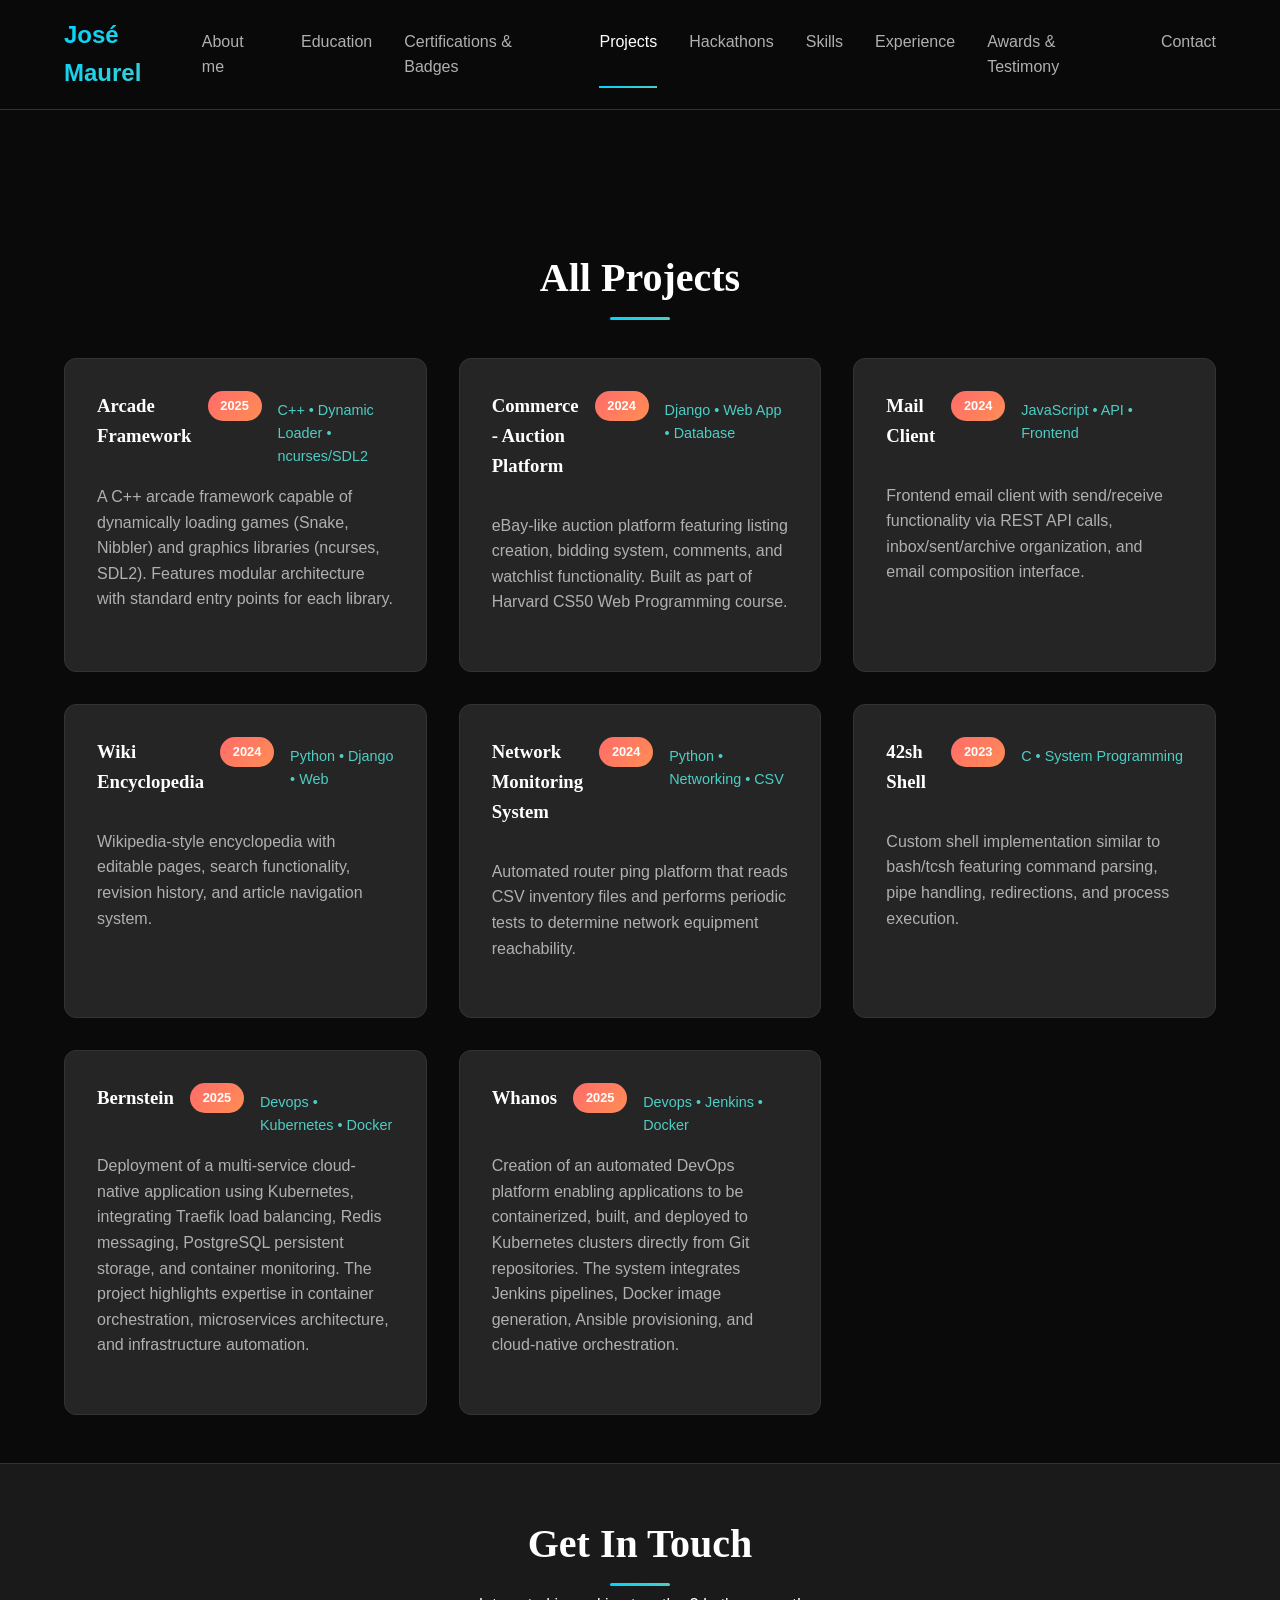
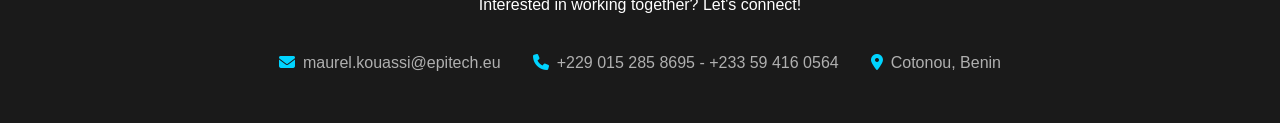
<file: projects.html>
<!DOCTYPE html>
<html lang="en">
<head>
    <meta charset="UTF-8">
    <meta name="viewport" content="width=device-width, initial-scale=1.0">

    <!-- Primary SEO -->
    <title>Projects – José Maurel KOUASSI | DevOps & Software Development Portfolio</title>
    <meta name="description" content="Explore all software and DevOps projects by José Maurel KOUASSI, including an Arcade Framework in C++, an auction platform in Django, a blockchain web app, and more.">
    <meta name="keywords" content="José Maurel KOUASSI, Projects, Arcade Framework, Django, Blockchain, DevOps, C++, JavaScript, Portfolio">
    <meta name="author" content="José Maurel KOUASSI">
    <meta name="robots" content="index, follow">
    <link rel="canonical" href="https://maurelk.github.io/.dev/projects.html">

    <!-- Open Graph -->
    <meta property="og:type" content="website">
    <meta property="og:title" content="Projects – José Maurel KOUASSI | DevOps & Software Development Portfolio">
    <meta property="og:description" content="Explore all software and DevOps projects by José Maurel KOUASSI, including an Arcade Framework in C++, an auction platform in Django, a blockchain web app, and more.">
    <meta property="og:url" content="https://maurelk.github.io/.dev/projects.html">
    <meta property="og:image" content="https://maurelk.github.io/.dev/IMAGE.jpg">
    <meta property="og:site_name" content="José Maurel KOUASSI – Portfolio">
    <meta property="og:locale" content="en_US">

    <!-- Twitter Card -->
    <meta name="twitter:card" content="summary_large_image">
    <meta name="twitter:title" content="Projects – José Maurel KOUASSI | DevOps & Software Development Portfolio">
    <meta name="twitter:description" content="Explore all software and DevOps projects by José Maurel KOUASSI, including an Arcade Framework in C++, an auction platform in Django, a blockchain web app, and more.">
    <meta name="twitter:image" content="https://maurelk.github.io/.dev/IMAGE.jpg">

    <link rel="stylesheet" href="https://cdnjs.cloudflare.com/ajax/libs/font-awesome/6.4.2/css/all.min.css">
    <link rel="stylesheet" href="style.css">
</head>
<body>
    <header>
      <div class="big_header">
        <a href="index.html#home" class="logo">José Maurel</a>
        <nav>
            <a href="index.html#about">About me</a>
            <a href="index.html#education">Education</a>
            <a href="index.html#certifications">Certifications & Badges</a>
            <a href="index.html#projects" class="active">Projects</a>
            <a href="index.html#hackathons">Hackathons</a>
            <a href="index.html#skills">Skills</a>
            <a href="index.html#experience">Experience</a>
            <a href="index.html#awards">Awards & Testimony</a>
            <a href="index.html#contact">Contact</a>
        </nav>
        </div>
    </header>

    <main>
        <section class="projects" style="padding-top:3.5rem;">
            <h2>All Projects</h2>
            <div class="projects-grid">
                <article class="project-item">
                    <header class="project-header">
                        <h3>Arcade Framework</h3>
                        <span class="project-year">2025</span>
                        <p class="project-tech">C++ • Dynamic Loader • ncurses/SDL2</p>
                    </header>
                    <p class="project-description">A C++ arcade framework capable of dynamically loading games (Snake, Nibbler) and graphics libraries (ncurses, SDL2). Features modular architecture with standard entry points for each library.</p>
                </article>

                <article class="project-item">
                    <header class="project-header">
                        <h3>Commerce - Auction Platform</h3>
                        <span class="project-year">2024</span>
                        <p class="project-tech">Django • Web App • Database</p>
                    </header>
                    <p class="project-description">eBay-like auction platform featuring listing creation, bidding system, comments, and watchlist functionality. Built as part of Harvard CS50 Web Programming course.</p>
                </article>

                <article class="project-item">
                    <header class="project-header">
                        <h3>Mail Client</h3>
                        <span class="project-year">2024</span>
                        <p class="project-tech">JavaScript • API • Frontend</p>
                    </header>
                    <p class="project-description">Frontend email client with send/receive functionality via REST API calls, inbox/sent/archive organization, and email composition interface.</p>
                </article>

                <article class="project-item">
                    <header class="project-header">
                        <h3>Wiki Encyclopedia</h3>
                        <span class="project-year">2024</span>
                        <p class="project-tech">Python • Django • Web</p>
                    </header>
                    <p class="project-description">Wikipedia-style encyclopedia with editable pages, search functionality, revision history, and article navigation system.</p>
                </article>

                <article class="project-item">
                    <header class="project-header">
                        <h3>Network Monitoring System</h3>
                        <span class="project-year">2024</span>
                        <p class="project-tech">Python • Networking • CSV</p>
                    </header>
                    <p class="project-description">Automated router ping platform that reads CSV inventory files and performs periodic tests to determine network equipment reachability.</p>
                </article>

                <article class="project-item">
                    <header class="project-header">
                        <h3>42sh Shell</h3>
                        <span class="project-year">2023</span>
                        <p class="project-tech">C • System Programming</p>
                    </header>
                    <p class="project-description">Custom shell implementation similar to bash/tcsh featuring command parsing, pipe handling, redirections, and process execution.</p>
                </article>

                <article class="project-item">
                    <header class="project-header">
                        <h3>Bernstein</h3>
                        <span class="project-year">2025</span>
                        <p class="project-tech">Devops • Kubernetes • Docker</p>
                    </header>
                    <p class="project-description">Deployment of a multi-service cloud-native application using Kubernetes, integrating Traefik load balancing, Redis messaging, PostgreSQL persistent storage, and container monitoring. The project highlights expertise in container orchestration, microservices architecture, and infrastructure automation.</p>
                </article>

                <article class="project-item">
                    <header class="project-header">
                        <h3>Whanos</h3>
                        <span class="project-year">2025</span>
                        <p class="project-tech">Devops • Jenkins • Docker</p>
                    </header>
                    <p class="project-description">Creation of an automated DevOps platform enabling applications to be containerized, built, and deployed to Kubernetes clusters directly from Git repositories. The system integrates Jenkins pipelines, Docker image generation, Ansible provisioning, and cloud-native orchestration.</p>
                </article>
            </div>
        </section>
    </main>

    <footer>
        <div class="contact-section">
            <h2>Get In Touch</h2>
            <p>Interested in working together? Let's connect!</p>
            <div class="contact-info">
                <p><i class="fa-solid fa-envelope"></i> maurel.kouassi@epitech.eu</p>
                <p><i class="fa-solid fa-phone"></i> +229 015 285 8695 - +233 59 416 0564</p>
                <p><i class="fa-solid fa-location-dot"></i> Cotonou, Benin</p>
            </div>
        </div>
    </footer>

    <script src="index.js"></script>
</body>
</html>
</file>
<file: style.css>
:root {
            --primary-color: #00d4ff;
            --secondary-color: #ff6b6b;
            --accent-color: #4ecdc4;
            --bg-primary: #0a0a0a;
            --bg-secondary: #1a1a1a;
            --bg-card: #252525;
            --text-primary: #ffffff;
            --text-secondary: #b0b0b0;
            --text-muted: #808080;
            --border-color: #333333;
            --gradient-primary: linear-gradient(135deg, var(--primary-color), var(--accent-color));
            --gradient-secondary: linear-gradient(135deg, var(--secondary-color), #ff8e53);
            --shadow-light: 0 4px 6px rgba(0, 212, 255, 0.1);
            --shadow-medium: 0 8px 25px rgba(0, 0, 0, 0.3);
            --shadow-heavy: 0 15px 35px rgba(0, 0, 0, 0.5);
            --border-radius: 12px;
            --transition: all 0.3s cubic-bezier(0.4, 0, 0.2, 1);
        }

        /* Reset and Base Styles */
        * {
            margin: 0;
            padding: 0;
            box-sizing: border-box;
        }

        html {
            scroll-behavior: smooth;
            font-size: 16px;
        }
        
        body {
            font-family: 'Inter', -apple-system, BlinkMacSystemFont, 'Segoe UI', Roboto, Oxygen, Ubuntu, Cantarell, sans-serif;
            line-height: 1.6;
            color: var(--text-primary);
            background: var(--bg-primary);
            overflow-x: hidden;
        }

        /* Header and Navigation */
        .big_header
         {
            position: sticky;
            top: 0;
            left: 0;
            z-index: 1000;
            width: 100%;
            padding: 1rem 5%;
            background: rgba(10, 10, 10, 0.95);
            backdrop-filter: blur(10px);
            border-bottom: 1px solid var(--border-color);
            display: flex;
            justify-content: space-between;
            align-items: center;
            z-index: 1000;
            transition: var(--transition);
        }

        .logo {
            font-size: 1.5rem;
            font-weight: 700;
            background: var(--gradient-primary);
            -webkit-background-clip: text;
            background-clip: text;
            -webkit-text-fill-color: transparent;
            text-decoration: none;
            transition: var(--transition);
        }

        .logo:hover {
            transform: scale(1.05);
        }

        nav {
            display: flex;
            gap: 2rem;
        }

        nav a {
            text-decoration: none;
            color: var(--text-secondary);
            font-weight: 500;
            transition: var(--transition);
            position: relative;
            padding: 0.5rem 0;
        }

        nav a::after {
            content: '';
            position: absolute;
            bottom: 0;
            left: 0;
            width: 0;
            height: 2px;
            background: var(--gradient-primary);
            transition: var(--transition);
        }

        nav a:hover,
        nav a.active {
            color: var(--text-primary);
        }

        nav a:hover::after,
        nav a.active::after {
            width: 100%;
        }

        /* Main Content */
        main {
            margin-top: 80px;
        }

        section {
            padding: 5rem 5% 3rem;
            max-width: 1400px;
            margin: 0 auto;
        }

        h1, h2, h3 {
            margin-bottom: 1rem;
            font-family: 'Bree Serif', serif;
        }

        h1 {
            font-size: clamp(2.5rem, 5vw, 4rem);
            font-weight: 800;
            line-height: 1.2;
        }

        h2 {
            font-size: clamp(2rem, 4vw, 2.5rem);
            font-weight: 700;
            text-align: center;
            margin-bottom: 3rem;
            position: relative;
        }

        h2::after {
            content: '';
            position: absolute;
            bottom: -10px;
            left: 50%;
            transform: translateX(-50%);
            width: 60px;
            height: 3px;
            background: var(--gradient-primary);
            border-radius: 2px;
        }

        /* About Me Section */
        .about-me {
            min-height: calc(100vh - 80px);
            display: flex;
            align-items: center;
            gap: 4rem;
            padding-top: 2rem;
        }

        .about-me-image {
            flex: 1;
            display: flex;
            justify-content: center;
        }

        .about-me-image img {
            max-width: 100%;
            width: 350px;
            height: auto;
            min-height: 350px;
            border-radius: 50%;
            object-fit: cover;
            border: 4px solid transparent;
            background: var(--gradient-primary);
            padding: 4px;
            transition: var(--transition);
            box-shadow: var(--shadow-medium);
        }

        .about-me-image img:hover {
            transform: scale(1.05);
            box-shadow: var(--shadow-heavy);
        }

        .about-me-content {
            flex: 1.5;
        }

        .about-me-content h1 span {
            background: var(--gradient-primary);
            -webkit-background-clip: text;
            background-clip: text;
            -webkit-text-fill-color: transparent;
        }

        .typing-text {
            font-size: clamp(1.5rem, 3vw, 2rem);
            font-weight: 600;
            margin-bottom: 1.5rem;
        }

        .dynamic-text {
            color: var(--primary-color);
            border-right: 2px solid var(--primary-color);
            animation: blink 1s infinite;
        }

        @keyframes blink {
            0%, 50% { border-color: transparent; }
            51%, 100% { border-color: var(--primary-color); }
        }

        .about-me-content p {
            font-size: 1.1rem;
            color: var(--text-secondary);
            margin-bottom: 2rem;
            line-height: 1.8;
        }

        .social-icons {
            display: flex;
            gap: 1rem;
            margin-bottom: 2rem;
        }

        .social-icons a {
            width: 50px;
            height: 50px;
            border-radius: 50%;
            background: var(--bg-card);
            display: flex;
            align-items: center;
            justify-content: center;
            color: var(--text-secondary);
            font-size: 1.2rem;
            transition: var(--transition);
            border: 1px solid var(--border-color);
        }

        .social-icons a:hover {
            background: var(--gradient-primary);
            color: white;
            transform: translateY(-3px);
            box-shadow: var(--shadow-light);
        }

        .action-buttons {
            display: flex;
            gap: 1rem;
        }

        .btn-primary,
        .btn-secondary {
            padding: 0.8rem 2rem;
            border: none;
            border-radius: var(--border-radius);
            font-weight: 600;
            cursor: pointer;
            transition: var(--transition);
            display: flex;
            align-items: center;
            gap: 0.5rem;
            font-size: 1rem;
        }

        .btn-primary {
            background: var(--gradient-primary);
            color: white;
        }

        .btn-primary:hover {
            transform: translateY(-2px);
            box-shadow: var(--shadow-medium);
        }

        .btn-secondary {
            background: transparent;
            color: var(--text-primary);
            border: 2px solid var(--border-color);
        }

        .btn-secondary:hover {
            border-color: var(--primary-color);
            color: var(--primary-color);
            transform: translateY(-2px);
        }

        /* Card Components */
        .card {
            background: var(--bg-card);
            border-radius: var(--border-radius);
            padding: 2rem;
            border: 1px solid var(--border-color);
            transition: var(--transition);
            height: 100%;
        }

        .card:hover {
            transform: translateY(-5px);
            box-shadow: var(--shadow-medium);
            border-color: var(--primary-color);
        }

        /* Education Section */
        .education-container {
            display: grid;
            grid-template-columns: repeat(3, 1fr);
            gap: 1.6rem;
            align-items: stretch;
        }

        .education-item {
            background: linear-gradient(180deg, rgba(255,255,255,0.02), transparent), var(--bg-card);
            border-radius: calc(var(--border-radius) - 2px);
            padding: 1.6rem;
            border: 1px solid rgba(255,255,255,0.04);
            transition: transform 0.28s ease, box-shadow 0.28s ease;
            display: flex;
            flex-direction: column;
            justify-content: space-between;
            gap: 0.8rem;
            min-height: 180px;
        }

        .education-item:hover {
            transform: translateY(-6px);
            box-shadow: var(--shadow-medium);
            border-color: rgba(0,212,255,0.12);
        }

        .education-item h3 {
            color: var(--text-primary);
            font-size: 1.05rem;
            margin-bottom: 0.25rem;
            line-height: 1.25;
        }

        .institution {
            color: var(--primary-color);
            font-weight: 700;
            margin: 0;
            font-size: 0.95rem;
        }

        .duration {
            color: var(--text-muted);
            font-size: 0.85rem;
        }

        /* Make the education section responsive: 2 columns on medium, 1 on small */
        @media (max-width: 1100px) {
            .education-container { grid-template-columns: repeat(2, 1fr); }
        }

        @media (max-width: 768px) {
            .education-container { grid-template-columns: 1fr; }
        }

        /* Certifications Section */
        .certifications-grid {
            display: grid;
            grid-template-columns: repeat(auto-fit, minmax(280px, 1fr));
            gap: 2rem;
        }

        .certification-item {
            background: var(--bg-card);
            border-radius: var(--border-radius);
            padding: 2rem;
            border: 1px solid var(--border-color);
            transition: var(--transition);
            text-align: center;
        }

        .certification-item:hover {
            transform: translateY(-5px);
            box-shadow: var(--shadow-medium);
            border-color: var(--accent-color);
        }

        .certification-item img {
            width: 80px;
            height: 80px;
            border-radius: 50%;
            margin-bottom: 1rem;
            border: 2px solid var(--border-color);
        }

        .certification-item h3 {
            color: var(--text-primary);
            margin-bottom: 0.5rem;
            font-size: 1.1rem;
        }

        .year {
            background: var(--gradient-primary);
            color: white;
            padding: 0.3rem 0.8rem;
            border-radius: 20px;
            font-size: 0.8rem;
            font-weight: 600;
        }

        /* Projects Section */
        .projects-grid {
            display: grid;
            grid-template-columns: repeat(auto-fit, minmax(350px, 1fr));
            gap: 2rem;
        }

        .project-item {
            background: var(--bg-card);
            border-radius: var(--border-radius);
            padding: 2rem;
            border: 1px solid var(--border-color);
            transition: var(--transition);
            position: relative;
            overflow: hidden;
        }

        .project-item::before {
            content: '';
            position: absolute;
            top: 0;
            left: 0;
            width: 100%;
            height: 3px;
            background: var(--gradient-primary);
            transform: scaleX(0);
            transition: var(--transition);
        }

        .project-item:hover::before {
            transform: scaleX(1);
        }

        .project-item:hover {
            transform: translateY(-5px);
            box-shadow: var(--shadow-medium);
        }

        .project-header {
            margin-bottom: 1rem;
            display: flex;
            align-items: flex-start;
            justify-content: space-between;
            gap: 1rem;
        }

        .project-header h3 {
            flex: 1;
        }

        .project-year {
            background: var(--gradient-secondary);
            color: white;
            padding: 0.3rem 0.8rem;
            border-radius: 20px;
            font-size: 0.8rem;
            font-weight: 600;
            white-space: nowrap;
        }

        .project-tech {
            color: var(--accent-color);
            font-size: 0.9rem;
            font-weight: 500;
            margin-top: 0.5rem;
        }

        .project-description {
            color: var(--text-secondary);
            line-height: 1.6;
            margin-bottom: 1.5rem;
        }

        .read-more {
            color: var(--primary-color);
            text-decoration: none;
            font-weight: 600;
            display: inline-flex;
            align-items: center;
            gap: 0.5rem;
            transition: var(--transition);
        }

        .read-more::after {
            content: '→';
            transition: var(--transition);
        }

        .read-more:hover {
            gap: 1rem;
        }

        /* Skills Section */
        .skills-grid {
            display: grid;
            grid-template-columns: repeat(auto-fit, minmax(300px, 1fr));
            gap: 2rem;
        }

        .skills-category {
            background: var(--bg-card);
            border-radius: var(--border-radius);
            padding: 2rem;
            border: 1px solid var(--border-color);
            transition: var(--transition);
        }

        .skills-category:hover {
            transform: translateY(-5px);
            box-shadow: var(--shadow-medium);
        }

        .skills-category h3 {
            color: var(--primary-color);
            margin-bottom: 1rem;
            display: flex;
            align-items: center;
            gap: 0.5rem;
        }

        .skills-category ul {
            list-style: none;
        }

        .skills-category li {
            color: var(--text-secondary);
            margin-bottom: 0.8rem;
            padding-left: 1rem;
            position: relative;
        }

        .skills-category li::before {
            content: '▶';
            color: var(--accent-color);
            position: absolute;
            left: 0;
        }

        /* Experience Section */
        .experience-item {
            background: var(--bg-card);
            border-radius: var(--border-radius);
            padding: 2rem;
            border: 1px solid var(--border-color);
            display: flex;
            align-items: center;
            gap: 2rem;
            transition: var(--transition);
        }

        .experience-item:hover {
            transform: translateY(-3px);
            box-shadow: var(--shadow-medium);
        }

        .company-logo img {
            width: 80px;
            height: 80px;
            border-radius: var(--border-radius);
            object-fit: contain;
        }

        .experience-content h3 {
            color: var(--primary-color);
            margin-bottom: 0.5rem;
        }

        .company {
            font-weight: 600;
            margin-bottom: 0.3rem;
        }

        .duration {
            color: var(--text-muted);
            font-size: 0.9rem;
            margin-bottom: 1rem;
        }

        .description {
            color: var(--text-secondary);
            line-height: 1.6;
        }

        /* Footer */
        footer {
            background: var(--bg-secondary);
            border-top: 1px solid var(--border-color);
            padding: 3rem 5%;
            text-align: center;
        }

        .contact-section h2 {
            margin-bottom: 1rem;
        }

        .contact-info {
            display: flex;
            justify-content: center;
            gap: 2rem;
            flex-wrap: wrap;
            margin-top: 2rem;
        }

        .contact-info p {
            color: var(--text-secondary);
            display: flex;
            align-items: center;
            gap: 0.5rem;
        }

        .contact-info i {
            color: var(--primary-color);
        }

        /* Contact Form & Grid Styles */
        .contact-grid {
            display: grid;
            grid-template-columns: 1fr 360px;
            gap: 2rem;
            align-items: start;
            padding: 2.5rem 5%;
            max-width: 1200px;
            margin: 2rem auto 4rem;
        }

        .contact-left,
        .contact-right {
            width: 100%;
        }

        .contact-form-card {
            background: var(--bg-card);
            border: 1px solid var(--border-color);
            padding: 1.6rem;
            border-radius: var(--border-radius);
            box-shadow: var(--shadow-light);
        }

        .contact-form-card h2 {
            margin-bottom: 0.25rem;
        }

        .contact-form-card p {
            color: var(--text-secondary);
            margin-bottom: 1rem;
        }

        .form-row {
            display: flex;
            flex-direction: column;
            gap: 0.4rem;
            margin-bottom: 0.8rem;
        }

        .form-row label {
            font-size: 0.9rem;
            color: var(--text-secondary);
        }

        .form-row input,
        .form-row textarea {
            padding: 0.6rem 0.8rem;
            border-radius: 8px;
            border: 1px solid var(--border-color);
            background: rgba(255,255,255,0.02);
            color: var(--text-primary);
            outline: none;
            transition: var(--transition);
        }

        .form-row input:focus,
        .form-row textarea:focus {
            border-color: rgba(0,212,255,0.18);
            box-shadow: 0 6px 24px rgba(0,212,255,0.04);
        }

        .form-actions {
            display: flex;
            gap: 0.8rem;
            align-items: center;
            margin-top: 0.6rem;
        }

        .form-status {
            color: var(--text-secondary);
            margin-top: 0.6rem;
            font-size: 0.95rem;
        }

        @media (max-width: 768px) {
            .contact-grid { grid-template-columns: 1fr; padding: 1.5rem 3%; }
            .form-actions { flex-direction: column; align-items: stretch; }
            .contact-right { order: 2; }
            .contact-left { order: 1; }
        }

        /* Right column contact info styling */
        .contact-info-right p {
            text-align: left;
            font-size: 1rem;
            margin-bottom: 0.6rem;
        }

        .contact-right h2 {
            margin-bottom: 0.25rem;
        }

        .contact-right p {
            color: var(--text-secondary);
            margin-bottom: 1rem;
        }

        /* Animated "Voir plus" button */
        .projects-more {
            text-align: center;
            margin-top: 2rem;
        }

        .btn-voir-plus {
            display: inline-flex;
            align-items: center;
            gap: 0.6rem;
            padding: 1rem 2.5rem;
            background: var(--gradient-primary);
            color: white;
            border: none;
            border-radius: var(--border-radius);
            font-weight: 600;
            font-size: 1.05rem;
            text-decoration: none;
            cursor: pointer;
            transition: transform 0.3s ease, box-shadow 0.3s ease;
            animation: pulse-bounce 2s ease-in-out infinite;
        }

        .btn-voir-plus:hover {
            transform: translateY(-3px);
            box-shadow: var(--shadow-medium);
            animation: none;
        }

        .btn-voir-plus i {
            display: inline-block;
            animation: arrow-bounce 1.5s ease-in-out infinite;
        }

        @keyframes pulse-bounce {
            0%, 100% {
                opacity: 1;
                transform: scale(1);
            }
            50% {
                opacity: 0.85;
                transform: scale(1.03);
            }
        }

        @keyframes arrow-bounce {
            0%, 100% {
                transform: translateY(0);
            }
            50% {
                transform: translateY(6px);
            }
        }

        /* Responsive Design */
        @media (max-width: 768px) {
            .big_header {
                padding: 1rem 3%;
                flex-direction: column;
                gap: 1rem;
            }

            nav {
                flex-wrap: wrap;
                justify-content: center;
                gap: 1rem;
            }

            nav a {
                font-size: 0.9rem;
            }

            section {
                padding: 3rem 3% 2rem;
            }

            .about-me {
                flex-direction: column;
                text-align: center;
                min-height: auto;
                padding-top: 4rem;
            }

            .about-me-image img {
                width: 280px;
                min-height: 280px;
            }

            .action-buttons {
                justify-content: center;
                flex-wrap: wrap;
            }

            .education-container,
            .certifications-grid,
            .projects-grid,
            .skills-grid,
            .hackathons-container,
            .awards-container {
                grid-template-columns: 1fr;
            }

            .experience-item {
                flex-direction: column;
                text-align: center;
            }

            .contact-info {
                flex-direction: column;
                gap: 1rem;
            }

            .project-header {
                flex-direction: column;
            }

            .project-year {
                align-self: flex-start;
            }
        }

        @media (max-width: 480px) {
            section {
                padding: 2rem 5% 1.5rem;
            }

            .btn-primary,
            .btn-secondary {
                padding: 0.7rem 1.5rem;
                font-size: 0.9rem;
            }

            .card {
                padding: 1.5rem;
            }
        }

        /* Hackathons Section - Innovative Design */
        .hackathons-container {
            display: grid;
            grid-template-columns: repeat(auto-fit, minmax(340px, 1fr));
            gap: 2.5rem;
        }

        .hackathon-item {
            position: relative;
            background: linear-gradient(135deg, var(--bg-card) 0%, rgba(78, 205, 196, 0.05) 100%);
            border-radius: var(--border-radius);
            padding: 2.5rem;
            border: 1px solid var(--border-color);
            overflow: hidden;
            transition: var(--transition);
            display: flex;
            flex-direction: column;
        }

        .hackathon-item::before {
            content: '';
            position: absolute;
            inset: 0;
            border-radius: var(--border-radius);
            padding: 1px;
            background: linear-gradient(135deg, var(--primary-color), var(--accent-color), transparent);
            -webkit-mask: linear-gradient(#fff 0 0) content-box, linear-gradient(#fff 0 0);
            -webkit-mask-composite: xor;
            mask-composite: exclude;
            opacity: 0;
            transition: opacity 0.3s ease;
        }

        .hackathon-item:hover {
            transform: translateY(-8px);
            box-shadow: var(--shadow-medium);
        }

        .hackathon-item:hover::before {
            opacity: 1;
        }

        .hackathon-header {
            margin-bottom: 1.5rem;
            position: relative;
            z-index: 1;
        }

        .hackathon-header h3 {
            color: var(--text-primary);
            margin-bottom: 0.5rem;
            font-size: 1.3rem;
            font-weight: 700;
        }

        .hackathon-year {
            display: inline-block;
            background: var(--gradient-primary);
            color: white;
            padding: 0.4rem 1rem;
            border-radius: 20px;
            font-size: 0.8rem;
            font-weight: 600;
            margin-bottom: 0.8rem;
        }

        .hackathon-event {
            color: var(--accent-color);
            font-size: 0.95rem;
            font-weight: 500;
            line-height: 1.5;
            margin: 0.5rem 0;
        }

        .hackathon-description {
            color: var(--text-secondary);
            line-height: 1.7;
            margin-bottom: 1.5rem;
            flex-grow: 1;
            position: relative;
            z-index: 1;
        }

        .hackathon-item .read-more {
            align-self: flex-start;
        }

        /* Awards Section - Badge Style */
        .awards-container {
            display: grid;
            grid-template-columns: repeat(auto-fit, minmax(300px, 1fr));
            gap: 2rem;
        }

        .award-item {
            position: relative;
            background: linear-gradient(135deg, rgba(0, 212, 255, 0.08), rgba(78, 205, 196, 0.08));
            border-radius: var(--border-radius);
            padding: 2.5rem;
            border: 2px solid transparent;
            background-clip: padding-box;
            backdrop-filter: blur(10px);
            transition: var(--transition);
            text-align: left;
            overflow: hidden;
        }

        .award-item::before {
            position: absolute;
            top: -10px;
            right: 10px;
            font-size: 3rem;
            opacity: 0.1;
            animation: float 6s ease-in-out infinite;
        }

        .award-item::after {
            content: '';
            position: absolute;
            top: 0;
            left: 0;
            right: 0;
            height: 2px;
            background: var(--gradient-primary);
            transform: scaleX(0);
            transform-origin: left;
            transition: transform 0.4s cubic-bezier(0.34, 1.56, 0.64, 1);
        }

        .award-item:hover::after {
            transform: scaleX(1);
        }

        .award-item:hover {
            border-color: var(--primary-color);
            box-shadow: 0 10px 40px rgba(0, 212, 255, 0.15);
            transform: translateY(-5px);
        }

        .award-item h3 {
            color: var(--primary-color);
            font-size: 1.3rem;
            margin-bottom: 0.8rem;
            font-weight: 700;
            position: relative;
            z-index: 1;
        }

        .award-item h3::before {
            content: '✦ ';
            color: var(--accent-color);
            animation: sparkle 1.5s ease-in-out infinite;
        }

        .award-description {
            color: var(--text-secondary);
            line-height: 1.7;
            margin-bottom: 1rem;
            position: relative;
            z-index: 1;
        }

        .award-description a {
            color: var(--primary-color);
            text-decoration: none;
            font-weight: 600;
            transition: var(--transition);
            border-bottom: 1px solid transparent;
        }

        .award-description a:hover {
            border-bottom-color: var(--primary-color);
        }

        .award-year {
            display: inline-block;
            background: var(--gradient-secondary);
            color: white;
            padding: 0.4rem 0.9rem;
            border-radius: 20px;
            font-size: 0.75rem;
            font-weight: 700;
            position: relative;
            z-index: 1;
            letter-spacing: 0.5px;
        }

        /* Ensure pseudo-elements don't block clicks */
        .hackathon-item::before,
        .award-item::before,
        .award-item::after {
            pointer-events: none;
        }

        .hackathon-item .read-more,
        .award-item .read-more {
            position: relative;
            z-index: 2;
        }

        @keyframes float {
            0%, 100% { transform: translateY(0px); }
            50% { transform: translateY(-20px); }
        }

        @keyframes sparkle {
            0%, 100% { opacity: 1; }
            50% { opacity: 0.5; }
        }

        /* Loading Animation */
        @keyframes fadeInUp {
            from {
                opacity: 0;
                transform: translateY(30px);
            }
            to {
                opacity: 1;
                transform: translateY(0);
            }
        }

        .card,
        .project-item,
        .certification-item,
        .education-item,
        .hackathon-item,
        .award-item {
            animation: fadeInUp 0.6s ease-out;
        }
</file>
